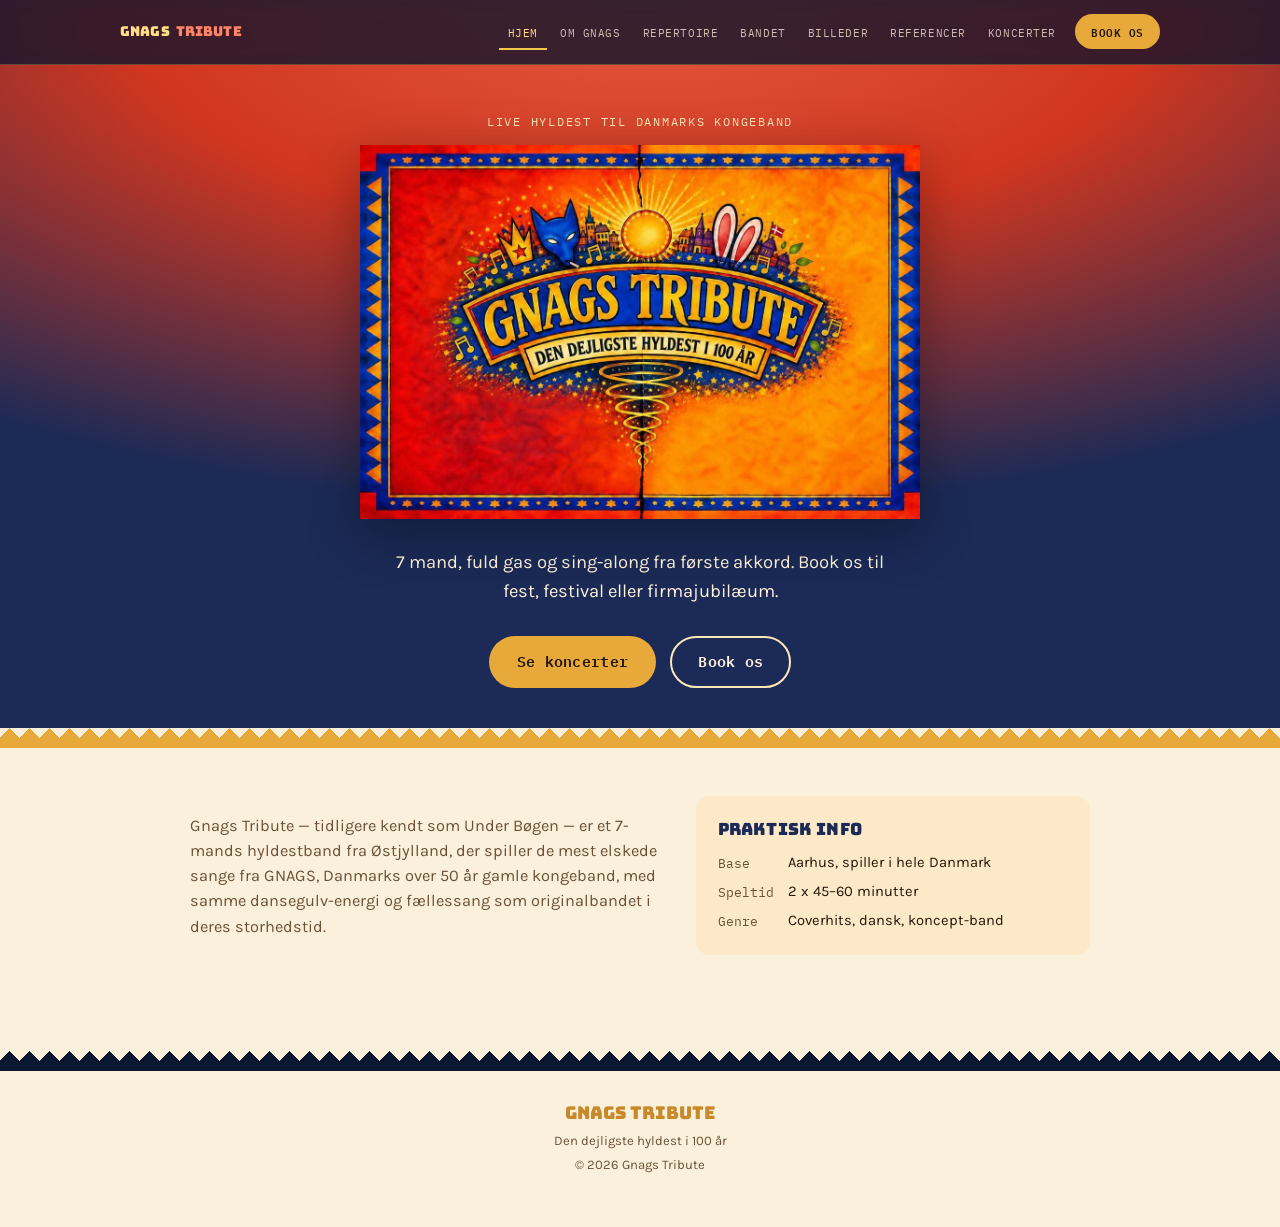
<file: index.html>
<!doctype html>
<html lang="da">
<head>
<meta charset="UTF-8">
<meta name="viewport" content="width=device-width, initial-scale=1.0">
<title>Gnags Tribute</title>
<meta name="description" content="Gnags Tribute – live hyldest til GNAGS. Book os til fest, festival eller firmajubilæum.">
<link rel="preconnect" href="https://fonts.googleapis.com">
<link rel="preconnect" href="https://fonts.gstatic.com" crossorigin>
<link href="https://fonts.googleapis.com/css2?family=Bungee&family=Karla:ital,wght@0,400;0,500;0,700;1,400&family=IBM+Plex+Mono:wght@500;600&display=swap" rel="stylesheet">
<link rel="stylesheet" href="styles.css">
  <link rel="icon" type="image/png" href="assets/img/favicon.png">
</head>
<body>
<header class="topnav">
  <div class="nav-inner">
    <a class="nav-brand" href="index.html">GNAGS<span>TRIBUTE</span></a>
    <ul class="nav-links" id="navLinks">
      <li><a href="index.html" class="active">Hjem</a></li>
      <li><a href="om-gnags.html" class="">Om Gnags</a></li>
      <li><a href="saetliste.html" class="">Repertoire</a></li>
      <li><a href="bandet.html" class="">Bandet</a></li>
      <li><a href="billeder.html" class="">Billeder</a></li>
      <li><a href="anmeldelser.html" class="">Referencer</a></li>
      <li><a href="koncerter.html" class="">Koncerter</a></li>
      <li><a href="book.html" class="nav-cta">Book os</a></li>
    </ul>
    <button class="nav-toggle" id="navToggle" aria-label="&Aring;bn menu" aria-expanded="false" aria-controls="navLinks">
      <span></span><span></span><span></span>
    </button>
  </div>
</header>
<main>

<div class="hero" id="top">
  <div class="hero-inner">
    <p class="eyebrow">Live hyldest til Danmarks kongeband</p>
    <img class="logo" src="assets/img/logo.jpg" alt="Gnags Tribute – logo" width="1200" height="800">
    <p class="lede">7 mand, fuld gas og sing-along fra f&oslash;rste akkord. Book os til fest, festival eller firmajubil&aelig;um.</p>
    <div class="cta-row">
      <a class="btn solid" href="koncerter.html">Se koncerter</a>
      <a class="btn outline" href="book.html">Book os</a>
    </div>
  </div>
</div>
<div class="divider" role="presentation"></div>
<div class="wrap home-about">
  <div class="twocol">
    <p class="body-text">
      Gnags Tribute &mdash; tidligere kendt som Under B&oslash;gen &mdash; er et 7-mands hyldestband fra &Oslash;stjylland, der spiller de mest
      elskede sange fra GNAGS, Danmarks over 50 &aring;r gamle kongeband, med samme dansegulv-energi og f&aelig;llessang som
      originalbandet i deres storhedstid.
    </p>
    <div class="fact-box">
      <h3>Praktisk info</h3>
      <dl>
        <dt>Base</dt><dd>Aarhus, spiller i hele Danmark</dd>
        <dt>Speltid</dt><dd>2 x 45&ndash;60 minutter</dd>
        <dt>Genre</dt><dd>Coverhits, dansk, koncept-band</dd>
      </dl>
    </div>
  </div>
</div>
</main>

<footer>
  <div class="divider navy" role="presentation"></div>
  <div class="wrap" style="padding-top:24px;">
    <p class="brand">GNAGS TRIBUTE</p>
    <p>Den dejligste hyldest i 100 &aring;r</p>
    <p>&copy; 2026 Gnags Tribute</p>
  </div>
</footer>
<script src="script.js"></script>
</body>
</html>
</file>
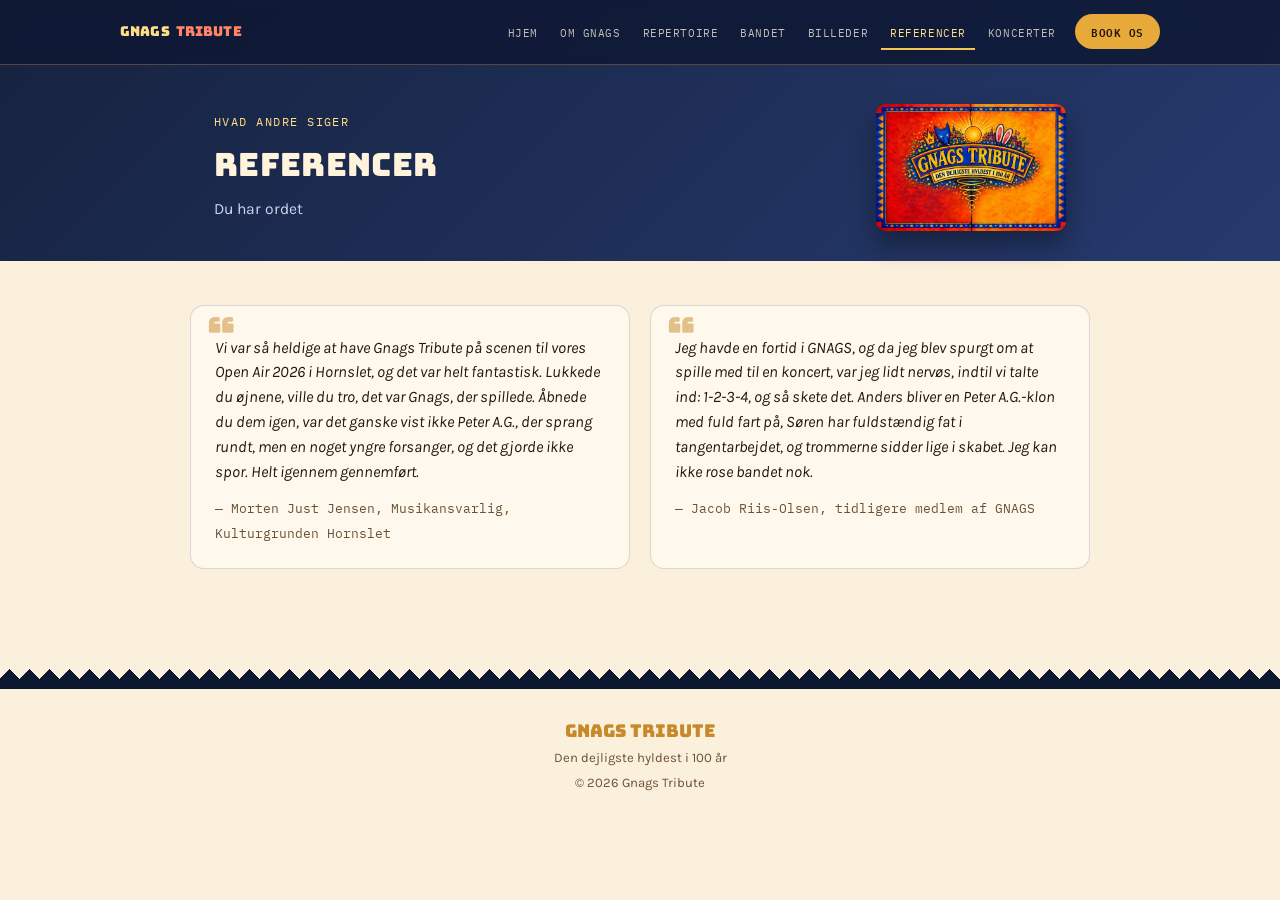
<file: anmeldelser.html>
<!doctype html>
<html lang="da">
<head>
<meta charset="UTF-8">
<meta name="viewport" content="width=device-width, initial-scale=1.0">
<title>Referencer · Gnags Tribute</title>
<meta name="description" content="Referencer og citater om Gnags Tribute.">
<link rel="preconnect" href="https://fonts.googleapis.com">
<link rel="preconnect" href="https://fonts.gstatic.com" crossorigin>
<link href="https://fonts.googleapis.com/css2?family=Bungee&family=Karla:ital,wght@0,400;0,500;0,700;1,400&family=IBM+Plex+Mono:wght@500;600&display=swap" rel="stylesheet">
<link rel="stylesheet" href="styles.css">
  <link rel="icon" type="image/png" href="assets/img/favicon.png">
</head>
<body>
<header class="topnav">
  <div class="nav-inner">
    <a class="nav-brand" href="index.html">GNAGS<span>TRIBUTE</span></a>
    <ul class="nav-links" id="navLinks">
      <li><a href="index.html" class="">Hjem</a></li>
      <li><a href="om-gnags.html" class="">Om Gnags</a></li>
      <li><a href="saetliste.html" class="">Repertoire</a></li>
      <li><a href="bandet.html" class="">Bandet</a></li>
      <li><a href="billeder.html" class="">Billeder</a></li>
      <li><a href="anmeldelser.html" class="active">Referencer</a></li>
      <li><a href="koncerter.html" class="">Koncerter</a></li>
      <li><a href="book.html" class="nav-cta">Book os</a></li>
    </ul>
    <button class="nav-toggle" id="navToggle" aria-label="&Aring;bn menu" aria-expanded="false" aria-controls="navLinks">
      <span></span><span></span><span></span>
    </button>
  </div>
</header>
<main>
<div class="page-banner">
  <div class="wrap page-banner-inner">
    <div class="page-banner-text">
      <p class="kicker">Hvad andre siger</p>
      <h1>Referencer</h1>
      <p>Du har ordet</p>
    </div>
    <img class="page-banner-logo" src="assets/img/logo.jpg" alt="Gnags Tribute logo" width="1200" height="800" loading="lazy">
  </div>
</div>

<div class="wrap page-content">
  <div class="reviews">
    <div class="review">
      <p>Vi var s&aring; heldige at have Gnags Tribute p&aring; scenen til vores Open Air 2026 i Hornslet, og det var helt fantastisk. Lukkede du &oslash;jnene, ville du tro, det var Gnags, der spillede. &Aring;bnede du dem igen, var det ganske vist ikke Peter A.G., der sprang rundt, men en noget yngre forsanger, og det gjorde ikke spor. Helt igennem gennemf&oslash;rt.</p>
      <cite>&mdash; Morten Just Jensen, Musikansvarlig, Kulturgrunden Hornslet</cite>
    </div>
    <div class="review">
      <p>Jeg havde en fortid i GNAGS, og da jeg blev spurgt om at spille med til en koncert, var jeg lidt nerv&oslash;s, indtil vi talte ind: 1-2-3-4, og s&aring; skete det. Anders bliver en Peter A.G.-klon med fuld fart p&aring;, S&oslash;ren har fuldst&aelig;ndig fat i tangentarbejdet, og trommerne sidder lige i skabet. Jeg kan ikke rose bandet nok.</p>
      <cite>&mdash; Jacob Riis-Olsen, tidligere medlem af GNAGS</cite>
    </div>
  </div>
</div>
</main>

<footer>
  <div class="divider navy" role="presentation"></div>
  <div class="wrap" style="padding-top:24px;">
    <p class="brand">GNAGS TRIBUTE</p>
    <p>Den dejligste hyldest i 100 &aring;r</p>
    <p>&copy; 2026 Gnags Tribute</p>
  </div>
</footer>
<script src="script.js"></script>
</body>
</html>
</file>
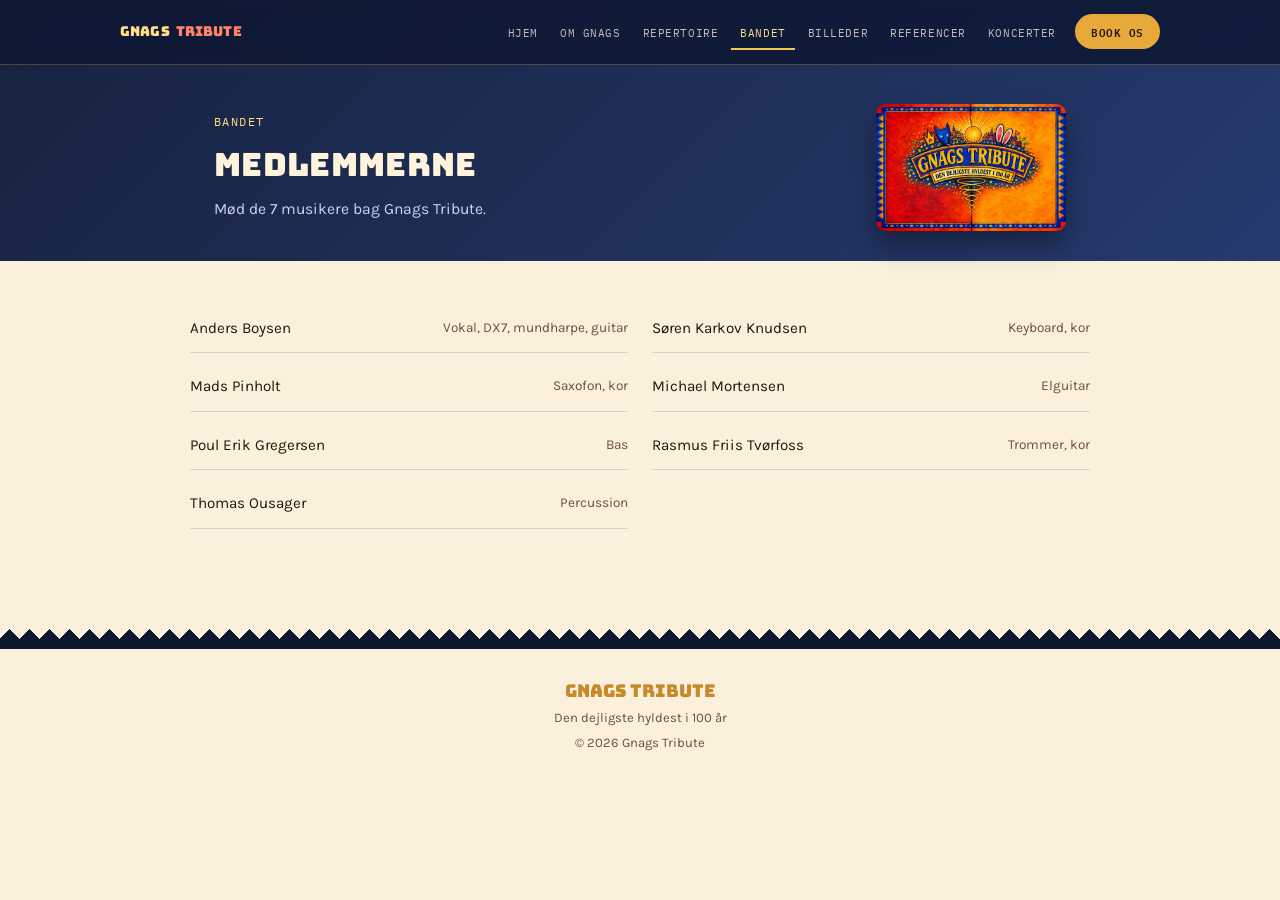
<file: bandet.html>
<!doctype html>
<html lang="da">
<head>
<meta charset="UTF-8">
<meta name="viewport" content="width=device-width, initial-scale=1.0">
<title>Bandet · Gnags Tribute</title>
<meta name="description" content="De 7 medlemmer af Gnags Tribute.">
<link rel="preconnect" href="https://fonts.googleapis.com">
<link rel="preconnect" href="https://fonts.gstatic.com" crossorigin>
<link href="https://fonts.googleapis.com/css2?family=Bungee&family=Karla:ital,wght@0,400;0,500;0,700;1,400&family=IBM+Plex+Mono:wght@500;600&display=swap" rel="stylesheet">
<link rel="stylesheet" href="styles.css">
  <link rel="icon" type="image/png" href="assets/img/favicon.png">
</head>
<body>
<header class="topnav">
  <div class="nav-inner">
    <a class="nav-brand" href="index.html">GNAGS<span>TRIBUTE</span></a>
    <ul class="nav-links" id="navLinks">
      <li><a href="index.html" class="">Hjem</a></li>
      <li><a href="om-gnags.html" class="">Om Gnags</a></li>
      <li><a href="saetliste.html" class="">Repertoire</a></li>
      <li><a href="bandet.html" class="active">Bandet</a></li>
      <li><a href="billeder.html" class="">Billeder</a></li>
      <li><a href="anmeldelser.html" class="">Referencer</a></li>
      <li><a href="koncerter.html" class="">Koncerter</a></li>
      <li><a href="book.html" class="nav-cta">Book os</a></li>
    </ul>
    <button class="nav-toggle" id="navToggle" aria-label="&Aring;bn menu" aria-expanded="false" aria-controls="navLinks">
      <span></span><span></span><span></span>
    </button>
  </div>
</header>
<main>
<div class="page-banner">
  <div class="wrap page-banner-inner">
    <div class="page-banner-text">
      <p class="kicker">Bandet</p>
      <h1>Medlemmerne</h1>
      <p>M&oslash;d de 7 musikere bag Gnags Tribute.</p>
    </div>
    <img class="page-banner-logo" src="assets/img/logo.jpg" alt="Gnags Tribute logo" width="1200" height="800" loading="lazy">
  </div>
</div>

<div class="wrap page-content">
  <ul class="members">
        <li><span>Anders Boysen</span><span class="role">Vokal, DX7, mundharpe, guitar</span></li>
        <li><span>S&oslash;ren Karkov Knudsen</span><span class="role">Keyboard, kor</span></li>
        <li><span>Mads Pinholt</span><span class="role">Saxofon, kor</span></li>
        <li><span>Michael Mortensen</span><span class="role">Elguitar</span></li>
        <li><span>Poul Erik Gregersen</span><span class="role">Bas</span></li>
        <li><span>Rasmus Friis Tv&oslash;rfoss</span><span class="role">Trommer, kor</span></li>
        <li><span>Thomas Ousager</span><span class="role">Percussion</span></li>
  </ul>
</div>
</main>

<footer>
  <div class="divider navy" role="presentation"></div>
  <div class="wrap" style="padding-top:24px;">
    <p class="brand">GNAGS TRIBUTE</p>
    <p>Den dejligste hyldest i 100 &aring;r</p>
    <p>&copy; 2026 Gnags Tribute</p>
  </div>
</footer>
<script src="script.js"></script>
</body>
</html>
</file>
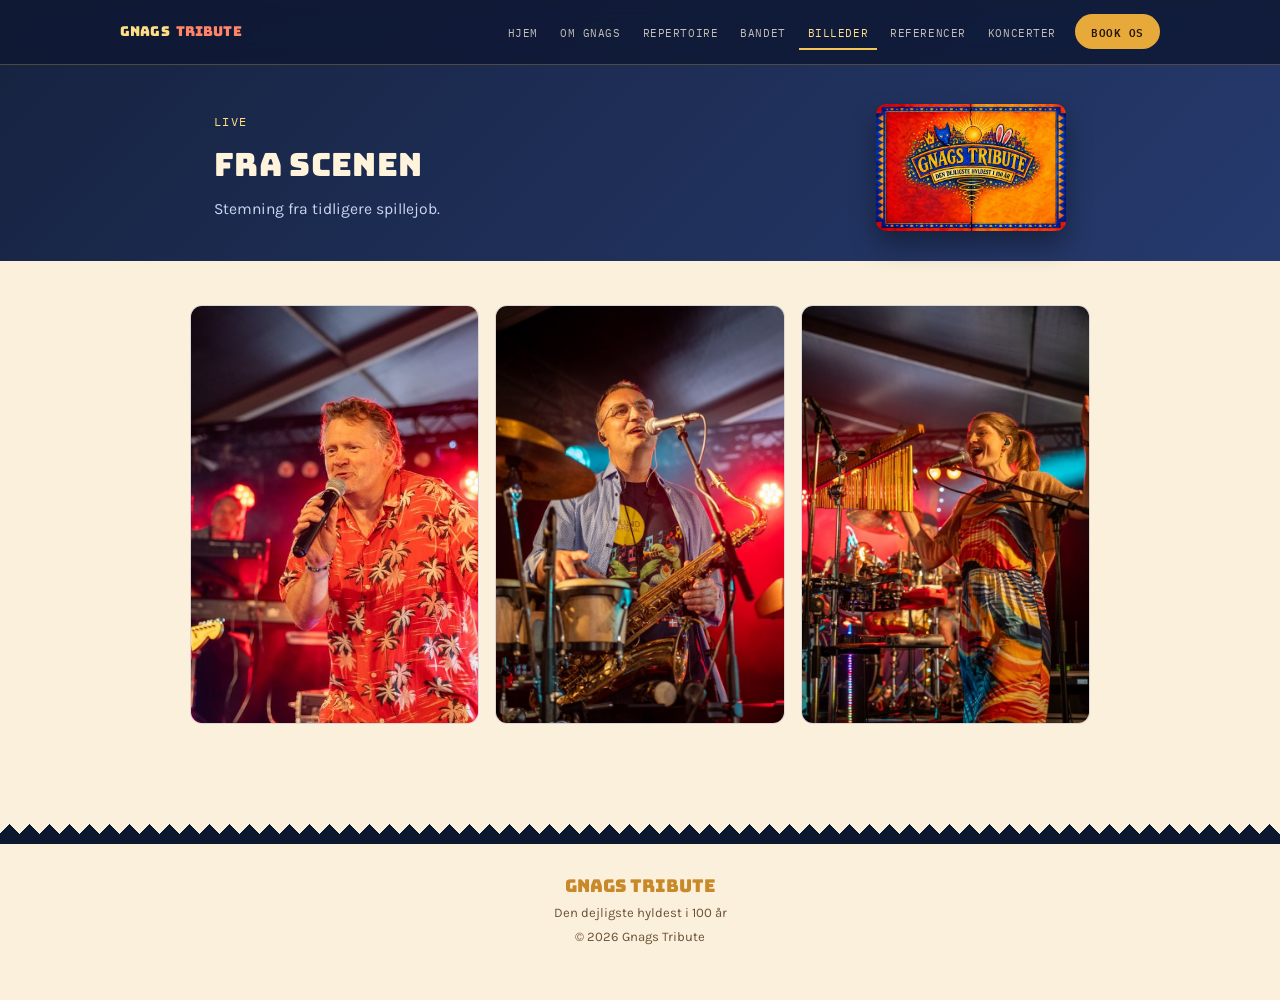
<file: billeder.html>
<!doctype html>
<html lang="da">
<head>
<meta charset="UTF-8">
<meta name="viewport" content="width=device-width, initial-scale=1.0">
<title>Billeder · Gnags Tribute</title>
<meta name="description" content="Billeder fra Gnags Tributes koncerter.">
<link rel="preconnect" href="https://fonts.googleapis.com">
<link rel="preconnect" href="https://fonts.gstatic.com" crossorigin>
<link href="https://fonts.googleapis.com/css2?family=Bungee&family=Karla:ital,wght@0,400;0,500;0,700;1,400&family=IBM+Plex+Mono:wght@500;600&display=swap" rel="stylesheet">
<link rel="stylesheet" href="styles.css">
  <link rel="icon" type="image/png" href="assets/img/favicon.png">
</head>
<body>
<header class="topnav">
  <div class="nav-inner">
    <a class="nav-brand" href="index.html">GNAGS<span>TRIBUTE</span></a>
    <ul class="nav-links" id="navLinks">
      <li><a href="index.html" class="">Hjem</a></li>
      <li><a href="om-gnags.html" class="">Om Gnags</a></li>
      <li><a href="saetliste.html" class="">Repertoire</a></li>
      <li><a href="bandet.html" class="">Bandet</a></li>
      <li><a href="billeder.html" class="active">Billeder</a></li>
      <li><a href="anmeldelser.html" class="">Referencer</a></li>
      <li><a href="koncerter.html" class="">Koncerter</a></li>
      <li><a href="book.html" class="nav-cta">Book os</a></li>
    </ul>
    <button class="nav-toggle" id="navToggle" aria-label="&Aring;bn menu" aria-expanded="false" aria-controls="navLinks">
      <span></span><span></span><span></span>
    </button>
  </div>
</header>
<main>
<div class="page-banner">
  <div class="wrap page-banner-inner">
    <div class="page-banner-text">
      <p class="kicker">Live</p>
      <h1>Fra scenen</h1>
      <p>Stemning fra tidligere spillejob.</p>
    </div>
    <img class="page-banner-logo" src="assets/img/logo.jpg" alt="Gnags Tribute logo" width="1200" height="800" loading="lazy">
  </div>
</div>

<div class="wrap page-content">
  <div class="gallery">
    <figure>
      <img src="assets/img/live-3.jpg" alt="Forsanger i r&oslash;d skjorte og guitarist p&aring; scenen med bandets banner i baggrunden" loading="lazy" width="1000" height="666">
      <figcaption>Dansegulv garanteret</figcaption>
    </figure>
    <figure>
      <img src="assets/img/live-1.jpg" alt="Bandmedlem synger og spiller percussion og saxofon p&aring; scenen" loading="lazy" width="800" height="1000">
      <figcaption>Fuld send til festival</figcaption>
    </figure>
    <figure>
      <img src="assets/img/live-2.jpg" alt="Sangerinde i farverig kjole synger med l&oslash;ftet h&aring;nd" loading="lazy" width="800" height="1000">
      <figcaption>Sing-along fra scenen</figcaption>
    </figure>
  </div>
</div>
</main>

<footer>
  <div class="divider navy" role="presentation"></div>
  <div class="wrap" style="padding-top:24px;">
    <p class="brand">GNAGS TRIBUTE</p>
    <p>Den dejligste hyldest i 100 &aring;r</p>
    <p>&copy; 2026 Gnags Tribute</p>
  </div>
</footer>
<script src="script.js"></script>
</body>
</html>
</file>
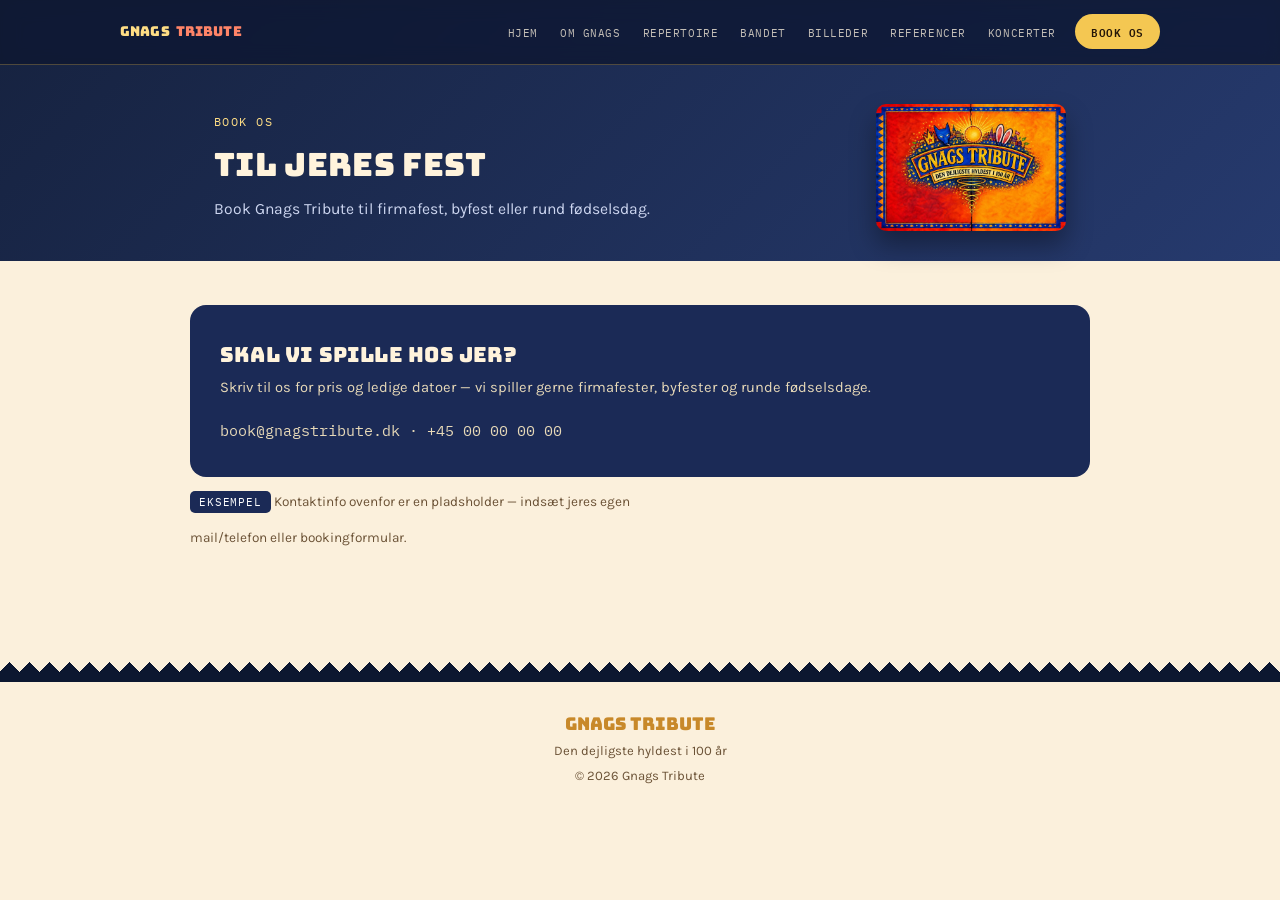
<file: book.html>
<!doctype html>
<html lang="da">
<head>
<meta charset="UTF-8">
<meta name="viewport" content="width=device-width, initial-scale=1.0">
<title>Book os · Gnags Tribute</title>
<meta name="description" content="Book Gnags Tribute til jeres fest eller event.">
<link rel="preconnect" href="https://fonts.googleapis.com">
<link rel="preconnect" href="https://fonts.gstatic.com" crossorigin>
<link href="https://fonts.googleapis.com/css2?family=Bungee&family=Karla:ital,wght@0,400;0,500;0,700;1,400&family=IBM+Plex+Mono:wght@500;600&display=swap" rel="stylesheet">
<link rel="stylesheet" href="styles.css">
  <link rel="icon" type="image/png" href="assets/img/favicon.png">
</head>
<body>
<header class="topnav">
  <div class="nav-inner">
    <a class="nav-brand" href="index.html">GNAGS<span>TRIBUTE</span></a>
    <ul class="nav-links" id="navLinks">
      <li><a href="index.html" class="">Hjem</a></li>
      <li><a href="om-gnags.html" class="">Om Gnags</a></li>
      <li><a href="saetliste.html" class="">Repertoire</a></li>
      <li><a href="bandet.html" class="">Bandet</a></li>
      <li><a href="billeder.html" class="">Billeder</a></li>
      <li><a href="anmeldelser.html" class="">Referencer</a></li>
      <li><a href="koncerter.html" class="">Koncerter</a></li>
      <li><a href="book.html" class="nav-cta active">Book os</a></li>
    </ul>
    <button class="nav-toggle" id="navToggle" aria-label="&Aring;bn menu" aria-expanded="false" aria-controls="navLinks">
      <span></span><span></span><span></span>
    </button>
  </div>
</header>
<main>
<div class="page-banner">
  <div class="wrap page-banner-inner">
    <div class="page-banner-text">
      <p class="kicker">Book os</p>
      <h1>Til jeres fest</h1>
      <p>Book Gnags Tribute til firmafest, byfest eller rund f&oslash;dselsdag.</p>
    </div>
    <img class="page-banner-logo" src="assets/img/logo.jpg" alt="Gnags Tribute logo" width="1200" height="800" loading="lazy">
  </div>
</div>

<div class="wrap page-content">
  <div class="contact-card">
    <div>
      <h3>Skal vi spille hos jer?</h3>
      <p>Skriv til os for pris og ledige datoer &mdash; vi spiller gerne firmafester, byfester og runde f&oslash;dselsdage.</p>
    </div>
    <div>
      <p class="mono">book@gnagstribute.dk &middot; +45 00 00 00 00</p>
    </div>
  </div>
  <p class="body-text" style="margin-top:14px; font-size:0.85rem;">
    <span class="example-flag" style="background:var(--navy);">Eksempel</span>
    Kontaktinfo ovenfor er en pladsholder &mdash; inds&aelig;t jeres egen mail/telefon eller bookingformular.
  </p>
</div>
</main>

<footer>
  <div class="divider navy" role="presentation"></div>
  <div class="wrap" style="padding-top:24px;">
    <p class="brand">GNAGS TRIBUTE</p>
    <p>Den dejligste hyldest i 100 &aring;r</p>
    <p>&copy; 2026 Gnags Tribute</p>
  </div>
</footer>
<script src="script.js"></script>
</body>
</html>
</file>
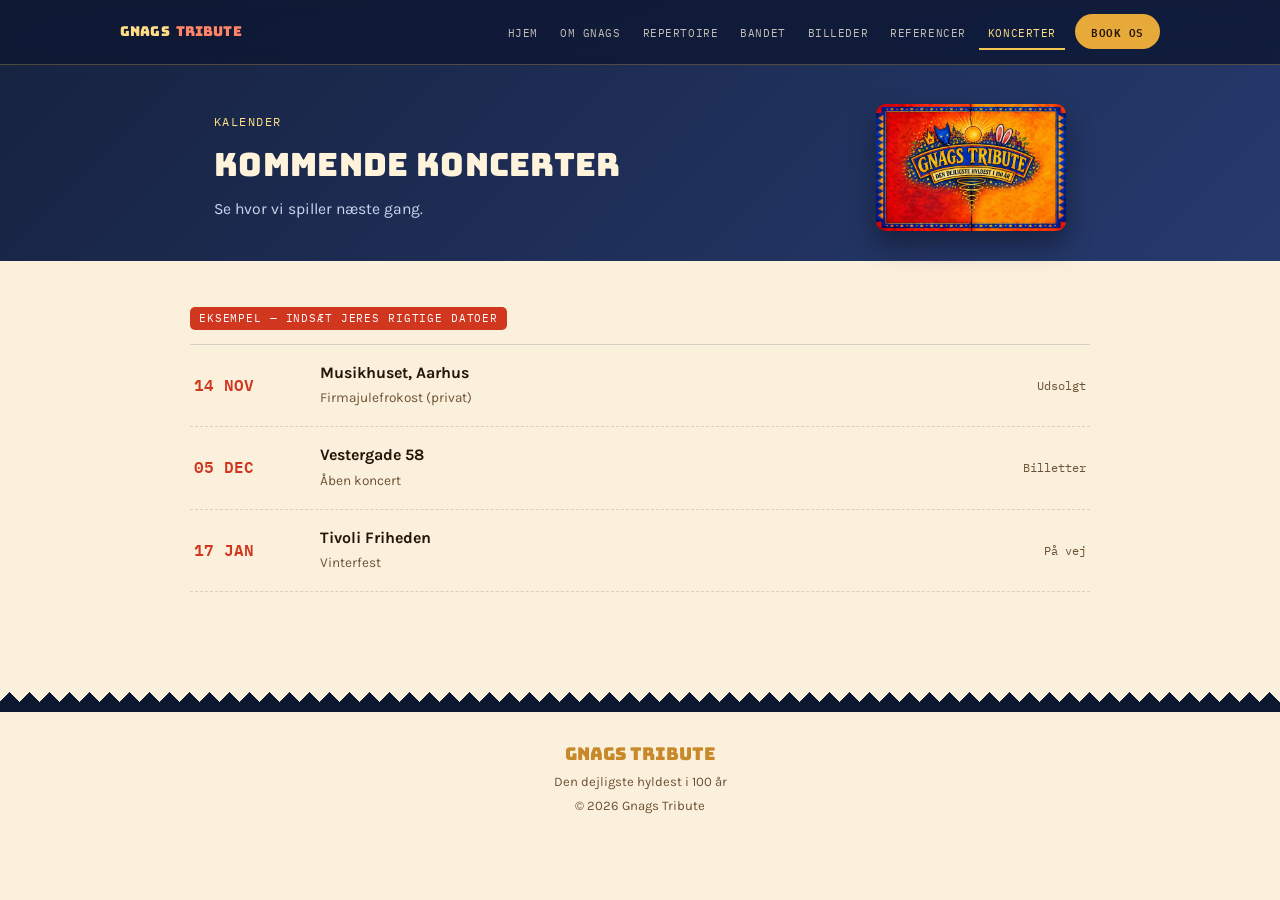
<file: koncerter.html>
<!doctype html>
<html lang="da">
<head>
<meta charset="UTF-8">
<meta name="viewport" content="width=device-width, initial-scale=1.0">
<title>Koncerter · Gnags Tribute</title>
<meta name="description" content="Kommende koncerter med Gnags Tribute.">
<link rel="preconnect" href="https://fonts.googleapis.com">
<link rel="preconnect" href="https://fonts.gstatic.com" crossorigin>
<link href="https://fonts.googleapis.com/css2?family=Bungee&family=Karla:ital,wght@0,400;0,500;0,700;1,400&family=IBM+Plex+Mono:wght@500;600&display=swap" rel="stylesheet">
<link rel="stylesheet" href="styles.css">
  <link rel="icon" type="image/png" href="assets/img/favicon.png">
</head>
<body>
<header class="topnav">
  <div class="nav-inner">
    <a class="nav-brand" href="index.html">GNAGS<span>TRIBUTE</span></a>
    <ul class="nav-links" id="navLinks">
      <li><a href="index.html" class="">Hjem</a></li>
      <li><a href="om-gnags.html" class="">Om Gnags</a></li>
      <li><a href="saetliste.html" class="">Repertoire</a></li>
      <li><a href="bandet.html" class="">Bandet</a></li>
      <li><a href="billeder.html" class="">Billeder</a></li>
      <li><a href="anmeldelser.html" class="">Referencer</a></li>
      <li><a href="koncerter.html" class="active">Koncerter</a></li>
      <li><a href="book.html" class="nav-cta">Book os</a></li>
    </ul>
    <button class="nav-toggle" id="navToggle" aria-label="&Aring;bn menu" aria-expanded="false" aria-controls="navLinks">
      <span></span><span></span><span></span>
    </button>
  </div>
</header>
<main>
<div class="page-banner">
  <div class="wrap page-banner-inner">
    <div class="page-banner-text">
      <p class="kicker">Kalender</p>
      <h1>Kommende koncerter</h1>
      <p>Se hvor vi spiller n&aelig;ste gang.</p>
    </div>
    <img class="page-banner-logo" src="assets/img/logo.jpg" alt="Gnags Tribute logo" width="1200" height="800" loading="lazy">
  </div>
</div>

<div class="wrap page-content">
  <span class="example-flag">Eksempel &mdash; inds&aelig;t jeres rigtige datoer</span>
  <div class="ticket-list">
    <div class="ticket-row">
      <span class="date mono">14 NOV</span>
      <span class="venue"><strong>Musikhuset, Aarhus</strong><span>Firmajulefrokost (privat)</span></span>
      <span class="status">Udsolgt</span>
    </div>
    <div class="ticket-row">
      <span class="date mono">05 DEC</span>
      <span class="venue"><strong>Vestergade 58</strong><span>&Aring;ben koncert</span></span>
      <span class="status">Billetter</span>
    </div>
    <div class="ticket-row">
      <span class="date mono">17 JAN</span>
      <span class="venue"><strong>Tivoli Friheden</strong><span>Vinterfest</span></span>
      <span class="status">P&aring; vej</span>
    </div>
  </div>
</div>
</main>

<footer>
  <div class="divider navy" role="presentation"></div>
  <div class="wrap" style="padding-top:24px;">
    <p class="brand">GNAGS TRIBUTE</p>
    <p>Den dejligste hyldest i 100 &aring;r</p>
    <p>&copy; 2026 Gnags Tribute</p>
  </div>
</footer>
<script src="script.js"></script>
</body>
</html>
</file>
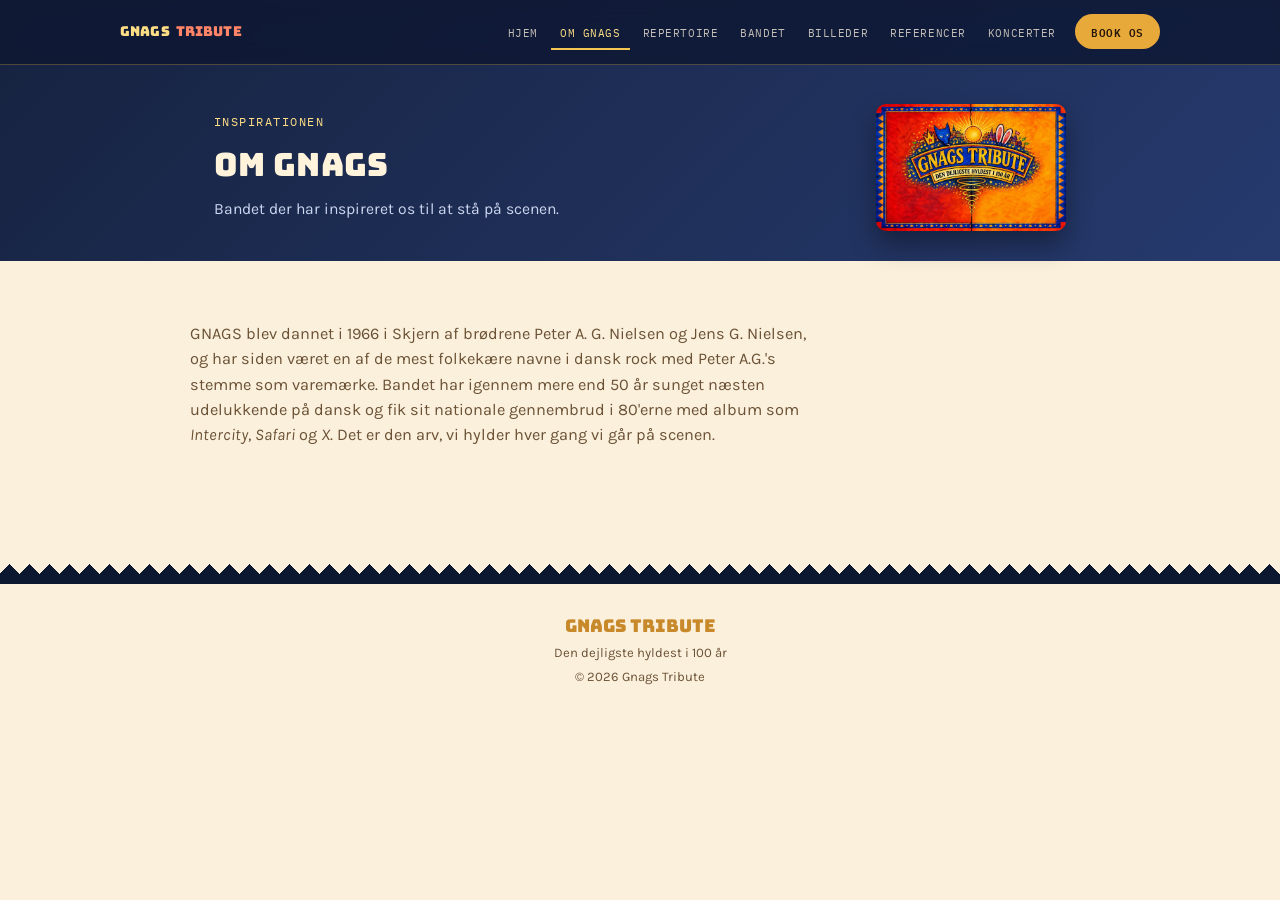
<file: om-gnags.html>
<!doctype html>
<html lang="da">
<head>
<meta charset="UTF-8">
<meta name="viewport" content="width=device-width, initial-scale=1.0">
<title>Om GNAGS · Gnags Tribute</title>
<meta name="description" content="Historien om GNAGS, bandet der inspirerede Gnags Tribute.">
<link rel="preconnect" href="https://fonts.googleapis.com">
<link rel="preconnect" href="https://fonts.gstatic.com" crossorigin>
<link href="https://fonts.googleapis.com/css2?family=Bungee&family=Karla:ital,wght@0,400;0,500;0,700;1,400&family=IBM+Plex+Mono:wght@500;600&display=swap" rel="stylesheet">
<link rel="stylesheet" href="styles.css">
  <link rel="icon" type="image/png" href="assets/img/favicon.png">
</head>
<body>
<header class="topnav">
  <div class="nav-inner">
    <a class="nav-brand" href="index.html">GNAGS<span>TRIBUTE</span></a>
    <ul class="nav-links" id="navLinks">
      <li><a href="index.html" class="">Hjem</a></li>
      <li><a href="om-gnags.html" class="active">Om Gnags</a></li>
      <li><a href="saetliste.html" class="">Repertoire</a></li>
      <li><a href="bandet.html" class="">Bandet</a></li>
      <li><a href="billeder.html" class="">Billeder</a></li>
      <li><a href="anmeldelser.html" class="">Referencer</a></li>
      <li><a href="koncerter.html" class="">Koncerter</a></li>
      <li><a href="book.html" class="nav-cta">Book os</a></li>
    </ul>
    <button class="nav-toggle" id="navToggle" aria-label="&Aring;bn menu" aria-expanded="false" aria-controls="navLinks">
      <span></span><span></span><span></span>
    </button>
  </div>
</header>
<main>
<div class="page-banner">
  <div class="wrap page-banner-inner">
    <div class="page-banner-text">
      <p class="kicker">Inspirationen</p>
      <h1>Om GNAGS</h1>
      <p>Bandet der har inspireret os til at st&aring; p&aring; scenen.</p>
    </div>
    <img class="page-banner-logo" src="assets/img/logo.jpg" alt="Gnags Tribute logo" width="1200" height="800" loading="lazy">
  </div>
</div>

<div class="wrap page-content">
  <p class="body-text">
    GNAGS blev dannet i 1966 i Skjern af br&oslash;drene Peter A. G. Nielsen og Jens G. Nielsen, og har siden v&aelig;ret en af de mest
    folkek&aelig;re navne i dansk rock med Peter A.G.'s stemme som varem&aelig;rke. Bandet har igennem mere end 50 &aring;r sunget n&aelig;sten
    udelukkende p&aring; dansk og fik sit nationale gennembrud i 80'erne med album som <em>Intercity</em>, <em>Safari</em> og <em>X</em>.
    Det er den arv, vi hylder hver gang vi g&aring;r p&aring; scenen.
  </p>
</div>
</main>

<footer>
  <div class="divider navy" role="presentation"></div>
  <div class="wrap" style="padding-top:24px;">
    <p class="brand">GNAGS TRIBUTE</p>
    <p>Den dejligste hyldest i 100 &aring;r</p>
    <p>&copy; 2026 Gnags Tribute</p>
  </div>
</footer>
<script src="script.js"></script>
</body>
</html>
</file>
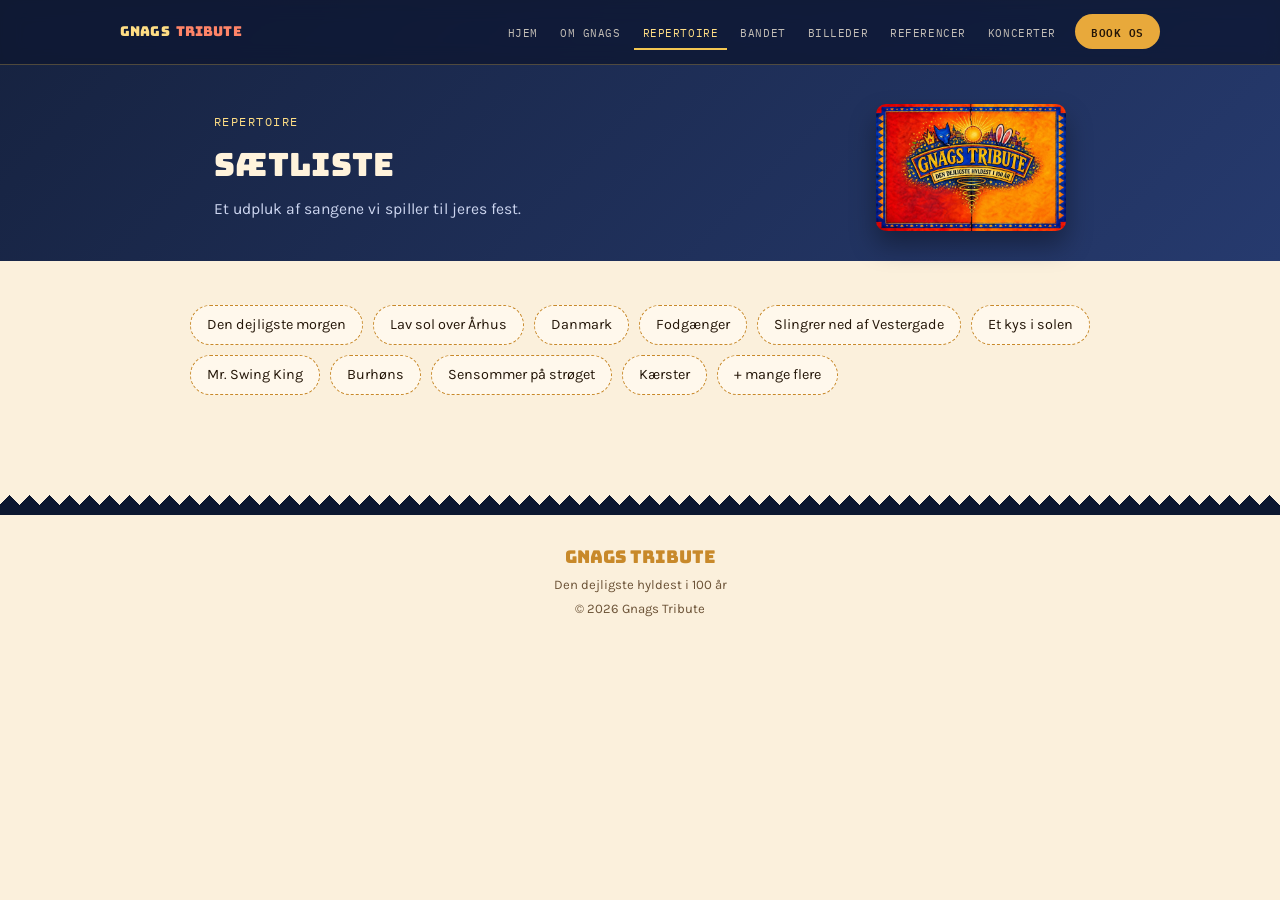
<file: saetliste.html>
<!doctype html>
<html lang="da">
<head>
<meta charset="UTF-8">
<meta name="viewport" content="width=device-width, initial-scale=1.0">
<title>Sætliste · Gnags Tribute</title>
<meta name="description" content="Et udpluk af sangene Gnags Tribute spiller live.">
<link rel="preconnect" href="https://fonts.googleapis.com">
<link rel="preconnect" href="https://fonts.gstatic.com" crossorigin>
<link href="https://fonts.googleapis.com/css2?family=Bungee&family=Karla:ital,wght@0,400;0,500;0,700;1,400&family=IBM+Plex+Mono:wght@500;600&display=swap" rel="stylesheet">
<link rel="stylesheet" href="styles.css">
  <link rel="icon" type="image/png" href="assets/img/favicon.png">
</head>
<body>
<header class="topnav">
  <div class="nav-inner">
    <a class="nav-brand" href="index.html">GNAGS<span>TRIBUTE</span></a>
    <ul class="nav-links" id="navLinks">
      <li><a href="index.html" class="">Hjem</a></li>
      <li><a href="om-gnags.html" class="">Om Gnags</a></li>
      <li><a href="saetliste.html" class="active">Repertoire</a></li>
      <li><a href="bandet.html" class="">Bandet</a></li>
      <li><a href="billeder.html" class="">Billeder</a></li>
      <li><a href="anmeldelser.html" class="">Referencer</a></li>
      <li><a href="koncerter.html" class="">Koncerter</a></li>
      <li><a href="book.html" class="nav-cta">Book os</a></li>
    </ul>
    <button class="nav-toggle" id="navToggle" aria-label="&Aring;bn menu" aria-expanded="false" aria-controls="navLinks">
      <span></span><span></span><span></span>
    </button>
  </div>
</header>
<main>
<div class="page-banner">
  <div class="wrap page-banner-inner">
    <div class="page-banner-text">
      <p class="kicker">Repertoire</p>
      <h1>S&aelig;tliste</h1>
      <p>Et udpluk af sangene vi spiller til jeres fest.</p>
    </div>
    <img class="page-banner-logo" src="assets/img/logo.jpg" alt="Gnags Tribute logo" width="1200" height="800" loading="lazy">
  </div>
</div>

<div class="wrap page-content">
  <ul class="chips">
        <li>Den dejligste morgen</li>
        <li>Lav sol over &Aring;rhus</li>
        <li>Danmark</li>
        <li>Fodg&aelig;nger</li>
        <li>Slingrer ned af Vestergade</li>
        <li>Et kys i solen</li>
        <li>Mr. Swing King</li>
        <li>Burh&oslash;ns</li>
        <li>Sensommer p&aring; str&oslash;get</li>
        <li>K&aelig;rster</li>
        <li>+ mange flere</li>
  </ul>
</div>
</main>

<footer>
  <div class="divider navy" role="presentation"></div>
  <div class="wrap" style="padding-top:24px;">
    <p class="brand">GNAGS TRIBUTE</p>
    <p>Den dejligste hyldest i 100 &aring;r</p>
    <p>&copy; 2026 Gnags Tribute</p>
  </div>
</footer>
<script src="script.js"></script>
</body>
</html>
</file>
<file: styles.css>
:root{
  --bg:#FBF0DC;
  --surface:#FFF8EC;
  --surface-2:#FDE9C8;
  --ink:#241608;
  --ink-soft:#6b5236;
  --red:#D1361F;
  --red-soft:#e2593f;
  --navy:#1B2A56;
  --navy-soft:#33447a;
  --gold:#C8892A;
  --gold-bright:#E8A93B;
  --border:rgba(27,42,86,0.16);
  --shadow:rgba(36,22,8,0.18);
}
@media (prefers-color-scheme: dark){
  :root:not([data-theme="light"]){
    --bg:#0F1830;
    --surface:#182545;
    --surface-2:#1f2f5c;
    --ink:#F6ECD9;
    --ink-soft:#C9BFA8;
    --red:#FF6A4D;
    --red-soft:#ff8468;
    --navy:#9fb2ff;
    --navy-soft:#c2ceff;
    --gold:#F4C752;
    --gold-bright:#FFDE85;
    --border:rgba(244,199,82,0.24);
    --shadow:rgba(0,0,0,0.5);
  }
}
:root[data-theme="dark"]{
  --bg:#0F1830;
  --surface:#182545;
  --surface-2:#1f2f5c;
  --ink:#F6ECD9;
  --ink-soft:#C9BFA8;
  --red:#FF6A4D;
  --red-soft:#ff8468;
  --navy:#9fb2ff;
  --navy-soft:#c2ceff;
  --gold:#F4C752;
  --gold-bright:#FFDE85;
  --border:rgba(244,199,82,0.24);
  --shadow:rgba(0,0,0,0.5);
}

*{box-sizing:border-box;}
html{scroll-behavior:auto;}
body{
  margin:0;
  background:var(--bg);
  color:var(--ink);
  font-family:'Karla',system-ui,-apple-system,'Segoe UI',sans-serif;
  line-height:1.55;
}
h1,h2,h3{font-family:'Bungee',system-ui,sans-serif; font-weight:400; text-wrap:balance; letter-spacing:0.01em;}
.mono{font-family:'IBM Plex Mono',ui-monospace,monospace;}
a{color:inherit;}
img{max-width:100%;}
.wrap{max-width:900px; margin:0 auto; padding:0 24px;}

/* ---------- triangle divider, echoes the logo's scalloped border ---------- */
.divider{
  height:20px;
  background-image:
    linear-gradient(45deg, var(--gold-bright) 50%, transparent 50%),
    linear-gradient(-45deg, var(--gold-bright) 50%, transparent 50%);
  background-size:20px 20px;
  background-repeat:repeat-x;
  background-position:top;
}
.divider.navy{
  background-image:
    linear-gradient(45deg, #0c1730 50%, transparent 50%),
    linear-gradient(-45deg, #0c1730 50%, transparent 50%);
}

/* ---------- top navigation ---------- */
.topnav{
  position:fixed; top:0; left:0; right:0; z-index:80;
  background:rgba(15,24,48,0.82);
  backdrop-filter:blur(10px) saturate(140%);
  -webkit-backdrop-filter:blur(10px) saturate(140%);
  border-bottom:1px solid rgba(244,199,82,0.28);
}
.nav-inner{
  max-width:1080px; margin:0 auto; padding:0 20px;
  display:flex; align-items:center; justify-content:space-between; gap:18px;
  height:64px;
}
.nav-brand{
  font-family:'Bungee',sans-serif; font-size:0.85rem; text-decoration:none;
  color:#FFDE85; display:flex; gap:6px; white-space:nowrap; letter-spacing:0.01em;
}
.nav-brand span{color:#FF8468;}
.nav-links{
  display:flex; align-items:center; gap:4px; margin:0; padding:0; list-style:none;
}
.nav-links a{
  font-family:'IBM Plex Mono',monospace; font-size:0.71rem; text-transform:uppercase;
  letter-spacing:0.05em; color:#F6ECD9; text-decoration:none; opacity:0.78;
  padding:8px 9px; border-bottom:2px solid transparent; transition:opacity .15s,border-color .15s;
}
.nav-links a:hover{opacity:1;}
.nav-links a.active{opacity:1; border-color:#F4C752; color:#FFDE85;}
.nav-links a.nav-cta{
  background:#E8A93B; color:#241608; opacity:1; border-radius:999px; border-bottom:none;
  padding:8px 16px; font-weight:600; margin-left:6px;
}
.nav-links a.nav-cta.active{background:#F4C752; color:#241608;}
.nav-links a.nav-cta:hover{background:#F4C752;}
.nav-toggle{
  display:none; flex-direction:column; justify-content:center; gap:5px;
  width:38px; height:38px; background:none; border:none; cursor:pointer; padding:8px; border-radius:8px;
}
.nav-toggle span{width:100%; height:2px; background:#F6ECD9; border-radius:2px;}
.nav-toggle:hover{background:rgba(255,255,255,0.08);}

@media (max-width:860px){
  .nav-toggle{display:flex;}
  .nav-links{
    position:fixed; top:64px; left:0; right:0; z-index:79;
    flex-direction:column; align-items:stretch; gap:0;
    background:rgba(15,24,48,0.97);
    padding:6px 24px 20px;
    transform:translateY(-6px); opacity:0; pointer-events:none;
    transition:opacity .16s ease, transform .16s ease;
    max-height:calc(100vh - 64px); overflow-y:auto;
  }
  .nav-links.open{opacity:1; transform:translateY(0); pointer-events:auto;}
  .nav-links a{padding:13px 2px; border-bottom:1px solid rgba(244,199,82,0.16); width:100%;}
  .nav-links a.nav-cta{margin:10px 0 0; text-align:center;}
}

/* ---------- home hero ---------- */
.hero{
  background:
    radial-gradient(ellipse 90% 70% at 50% 0%, var(--red-soft) 0%, var(--red) 45%, var(--navy) 100%);
  padding:112px 24px 40px;
  text-align:center;
}
.hero-inner{max-width:760px; margin:0 auto;}
.hero img.logo{
  width:100%;
  max-width:560px;
  height:auto;
  filter:drop-shadow(0 14px 26px rgba(0,0,0,0.35));
}
.hero .eyebrow{
  font-family:'IBM Plex Mono',monospace;
  color:#FBE7B8;
  letter-spacing:0.14em;
  text-transform:uppercase;
  font-size:0.78rem;
  margin:0 0 14px;
}
.hero p.lede{
  color:#FFF3DC;
  font-size:1.15rem;
  max-width:520px;
  margin:22px auto 30px;
}
.cta-row{display:flex; gap:14px; justify-content:center; flex-wrap:wrap;}
.btn{
  display:inline-block;
  padding:13px 26px;
  border-radius:999px;
  font-family:'IBM Plex Mono',monospace;
  font-weight:600;
  font-size:0.92rem;
  text-decoration:none;
  letter-spacing:0.02em;
  border:2px solid transparent;
  transition:transform .15s ease;
}
.btn:hover{transform:translateY(-2px);}
.btn.solid{background:var(--gold-bright); color:#241608;}
.btn.outline{border-color:#FBE7B8; color:#FFF3DC;}

.home-about{padding:48px 0 60px;}
.twocol{display:grid; grid-template-columns:1.1fr 0.9fr; gap:24px;}
@media (max-width:720px){.twocol{grid-template-columns:1fr;}}
p.body-text{max-width:62ch; color:var(--ink-soft); font-size:1.02rem;}
.fact-box{background:var(--surface-2); border-radius:14px; padding:20px 22px;}
.fact-box h3{font-size:1.05rem; margin:0 0 10px; color:var(--navy);}
:root[data-theme="dark"] .fact-box h3,
@media (prefers-color-scheme:dark){:root:not([data-theme="light"]) .fact-box h3{color:var(--gold-bright);}}
.fact-box dl{margin:0; display:grid; grid-template-columns:auto 1fr; gap:6px 14px; font-size:0.92rem;}
.fact-box dt{font-family:'IBM Plex Mono',monospace; color:var(--ink-soft); font-size:0.8rem; align-self:start; padding-top:2px;}
.fact-box dd{margin:0;}

/* ---------- subpage banner (fixed brand chrome, like the topnav) ---------- */
.page-banner{
  background:linear-gradient(135deg,#16223f 0%, #263a6e 100%);
  color:#FFF3DC;
  padding:104px 24px 30px;
}
.page-banner .kicker{
  font-family:'IBM Plex Mono',monospace; text-transform:uppercase; letter-spacing:0.12em;
  font-size:0.76rem; color:#FFDE85; margin:0 0 8px;
}
.page-banner h1{font-size:2rem; margin:0 0 8px; color:#FFF3DC;}
.page-banner p{margin:0; color:#cdd6f0; max-width:56ch; font-size:0.98rem;}
.page-banner-inner{display:flex; align-items:center; justify-content:space-between; gap:32px;}
.page-banner-text{flex:1 1 auto; min-width:0;}
.page-banner-logo{
  flex:0 0 auto;
  width:190px;
  height:auto;
  border-radius:10px;
  box-shadow:0 14px 26px rgba(0,0,0,0.35);
}
@media (max-width:720px){
  .page-banner-logo{display:none;}
}
.page-content{padding:44px 0 64px;}

.card{
  background:var(--surface);
  border:1px solid var(--border);
  border-radius:14px;
  padding:24px;
}

/* setlist chips */
.chips{display:flex; flex-wrap:wrap; gap:10px; padding:0; margin:0; list-style:none;}
.chips li{
  background:var(--surface);
  border:1px dashed var(--gold);
  border-radius:999px;
  padding:8px 16px;
  font-size:0.9rem;
  position:relative;
}

/* gallery */
.gallery{display:grid; grid-template-columns:repeat(3,1fr); gap:16px;}
@media (max-width:720px){.gallery{grid-template-columns:1fr 1fr;}}
@media (max-width:480px){.gallery{grid-template-columns:1fr;}}
.gallery figure{margin:0; border-radius:12px; overflow:hidden; border:1px solid var(--border); background:var(--surface);}
.gallery img{width:100%; height:100%; object-fit:cover; display:block; aspect-ratio:3/4;}
.gallery figcaption{font-family:'IBM Plex Mono',monospace; font-size:0.72rem; color:var(--ink-soft); padding:8px 10px;}

/* members list */
.members{display:grid; grid-template-columns:repeat(2,1fr); gap:10px 24px; padding:0; margin:0; list-style:none;}
@media (max-width:560px){.members{grid-template-columns:1fr;}}
.members li{
  display:flex; justify-content:space-between; gap:16px;
  padding:12px 0; border-bottom:1px solid var(--border);
  font-size:0.95rem;
}
.members .role{color:var(--ink-soft); font-size:0.85rem; text-align:right;}

/* reviews */
.reviews{display:grid; grid-template-columns:1fr 1fr; gap:20px;}
@media (max-width:720px){.reviews{grid-template-columns:1fr;}}
.review{
  background:var(--surface); border:1px solid var(--border); border-radius:14px;
  padding:22px 24px; position:relative;
}
.review::before{
  content:"\201C"; font-family:'Bungee',sans-serif; font-size:2.6rem; color:var(--gold);
  position:absolute; top:6px; left:16px; line-height:1; opacity:0.5;
}
.review p{margin:8px 0 12px 0; font-style:italic; position:relative; z-index:1;}
.review cite{font-family:'IBM Plex Mono',monospace; font-size:0.8rem; font-style:normal; color:var(--ink-soft);}

/* dates / ticket table */
.example-flag{
  display:inline-block; background:var(--red); color:#fff; font-family:'IBM Plex Mono',monospace;
  font-size:0.68rem; letter-spacing:0.08em; text-transform:uppercase; padding:3px 9px; border-radius:5px; margin-bottom:14px;
}
.ticket-list{display:flex; flex-direction:column; gap:0; border-top:1px solid var(--border);}
.ticket-row{
  display:grid; grid-template-columns:110px 1fr auto; align-items:center; gap:16px;
  padding:16px 4px; border-bottom:1px dashed var(--border);
}
@media (max-width:600px){.ticket-row{grid-template-columns:1fr; gap:4px;}}
.ticket-row .date{font-family:'IBM Plex Mono',monospace; font-weight:600; color:var(--red);}
.ticket-row .venue strong{display:block;}
.ticket-row .venue span{color:var(--ink-soft); font-size:0.85rem;}
.ticket-row .status{font-family:'IBM Plex Mono',monospace; font-size:0.78rem; color:var(--ink-soft); text-align:right;}
@media (max-width:600px){.ticket-row .status{text-align:left;}}

/* contact / footer */
.contact-card{
  background:var(--navy); color:#FFF3DC; border-radius:16px; padding:34px 30px;
  display:flex; flex-wrap:wrap; justify-content:space-between; align-items:center; gap:20px;
}
:root[data-theme="dark"] .contact-card,
@media (prefers-color-scheme:dark){:root:not([data-theme="light"]) .contact-card{background:var(--surface-2); border:1px solid var(--border);}}
.contact-card h3{margin:0 0 6px; font-size:1.3rem;}
.contact-card p{margin:0; color:#E7D9B8; font-size:0.92rem;}
:root[data-theme="dark"] .contact-card p,
@media (prefers-color-scheme:dark){:root:not([data-theme="light"]) .contact-card p{color:var(--ink-soft);}}

footer{padding:36px 0 48px; text-align:center;}
footer p{color:var(--ink-soft); font-size:0.82rem; margin:4px 0;}
footer .brand{font-family:'Bungee',sans-serif; color:var(--gold); font-size:1.1rem;}
</file>
